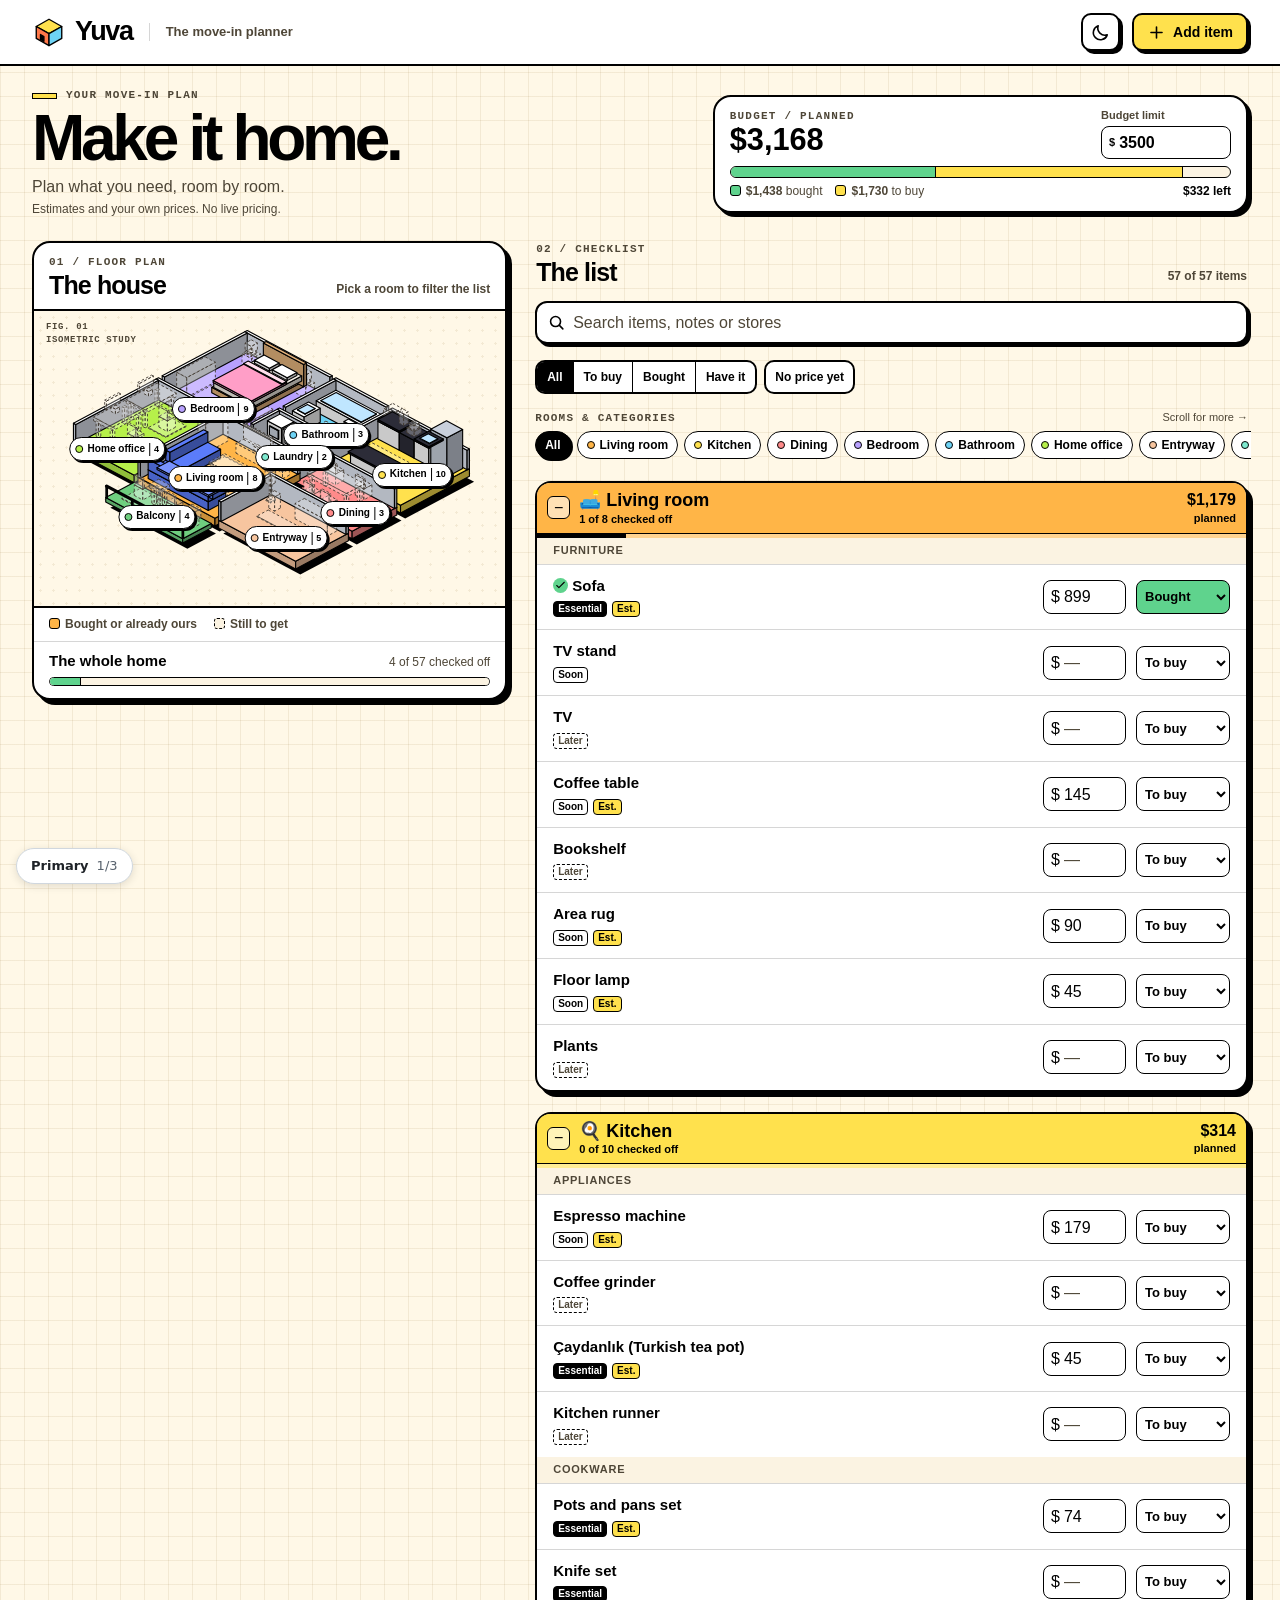
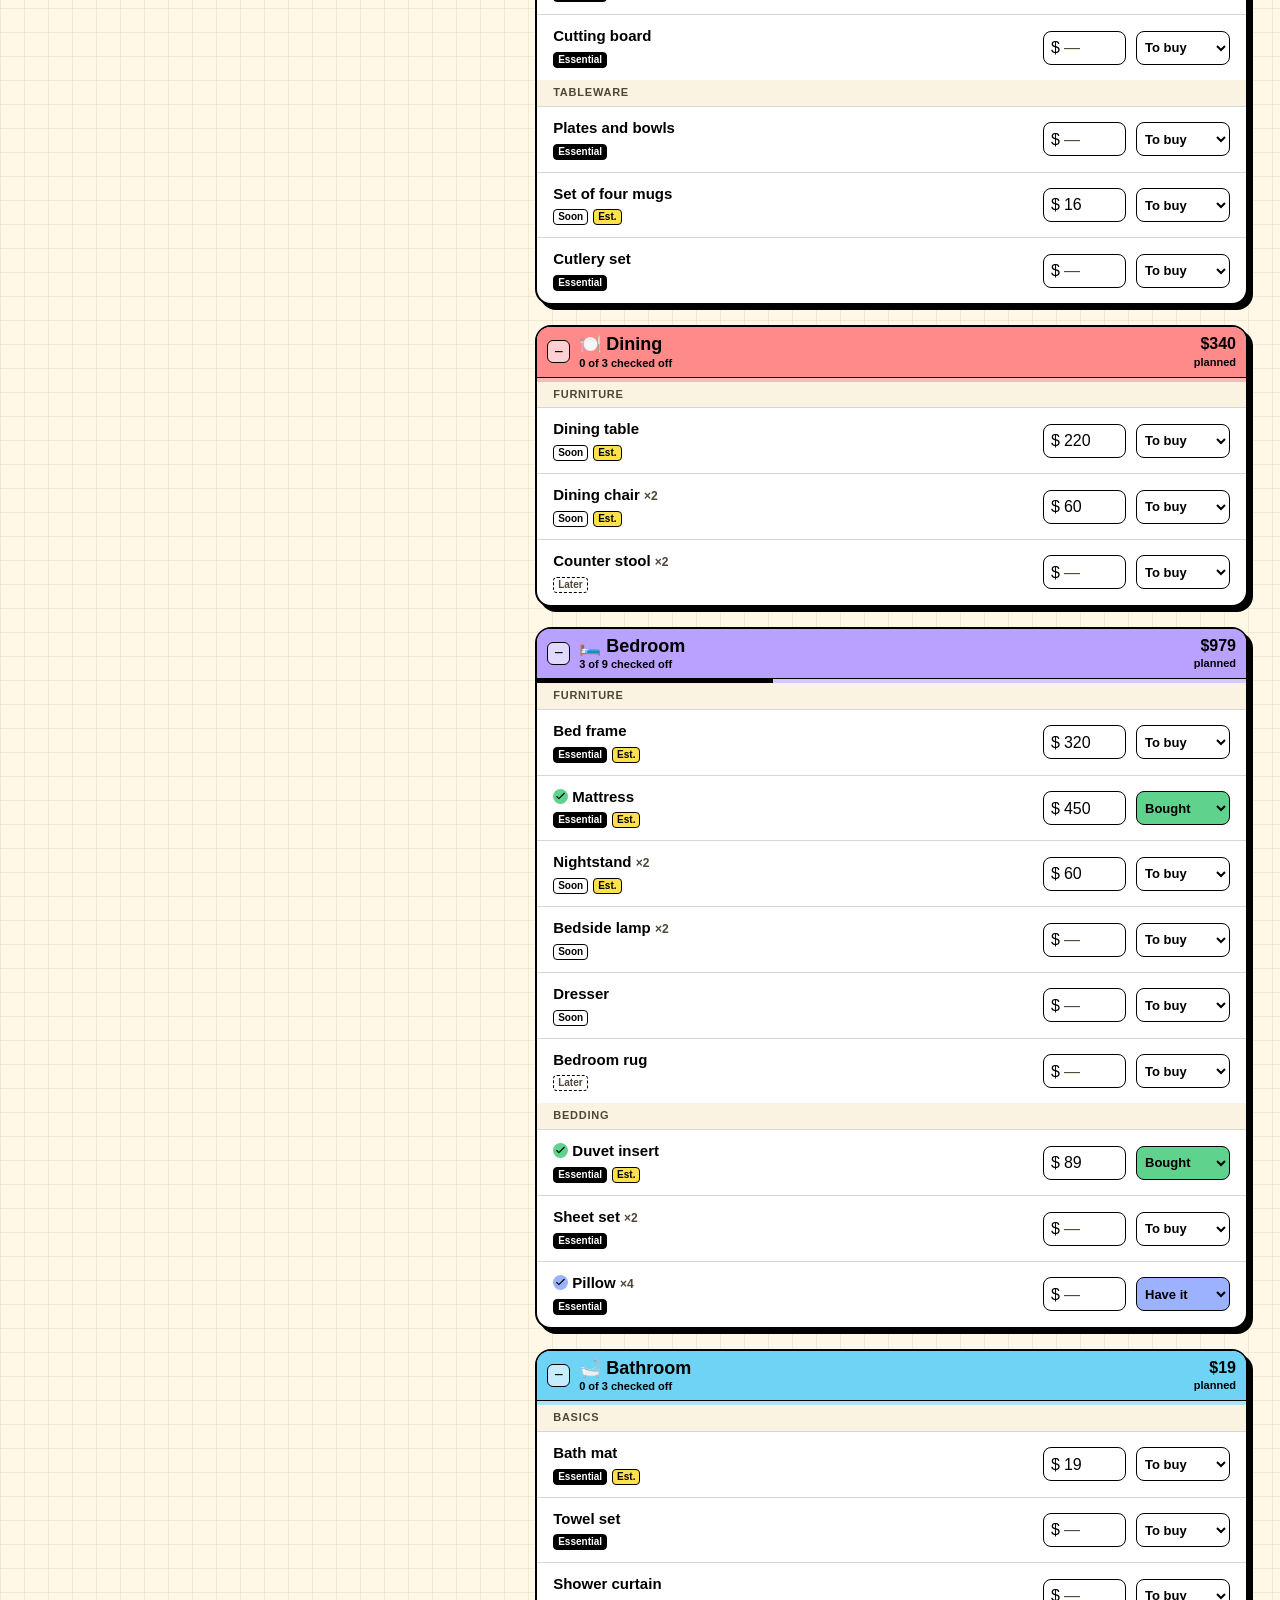
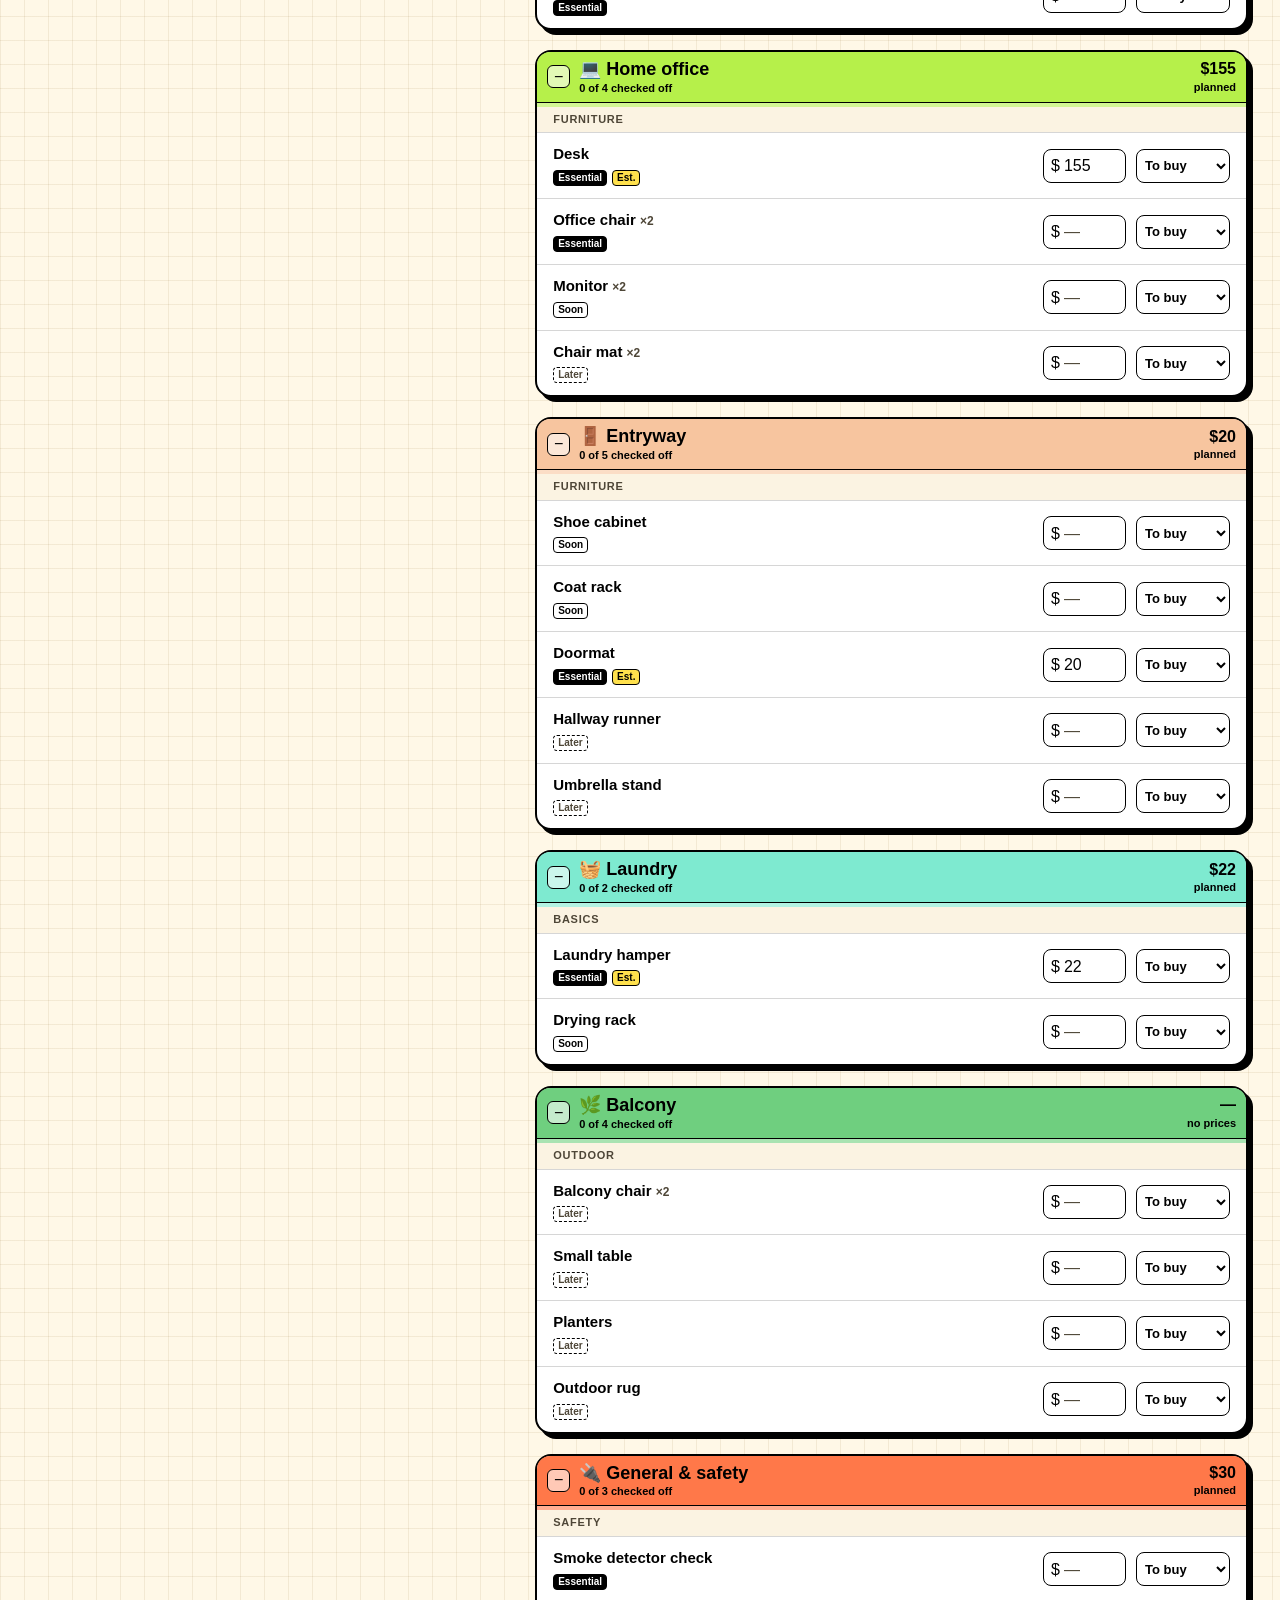
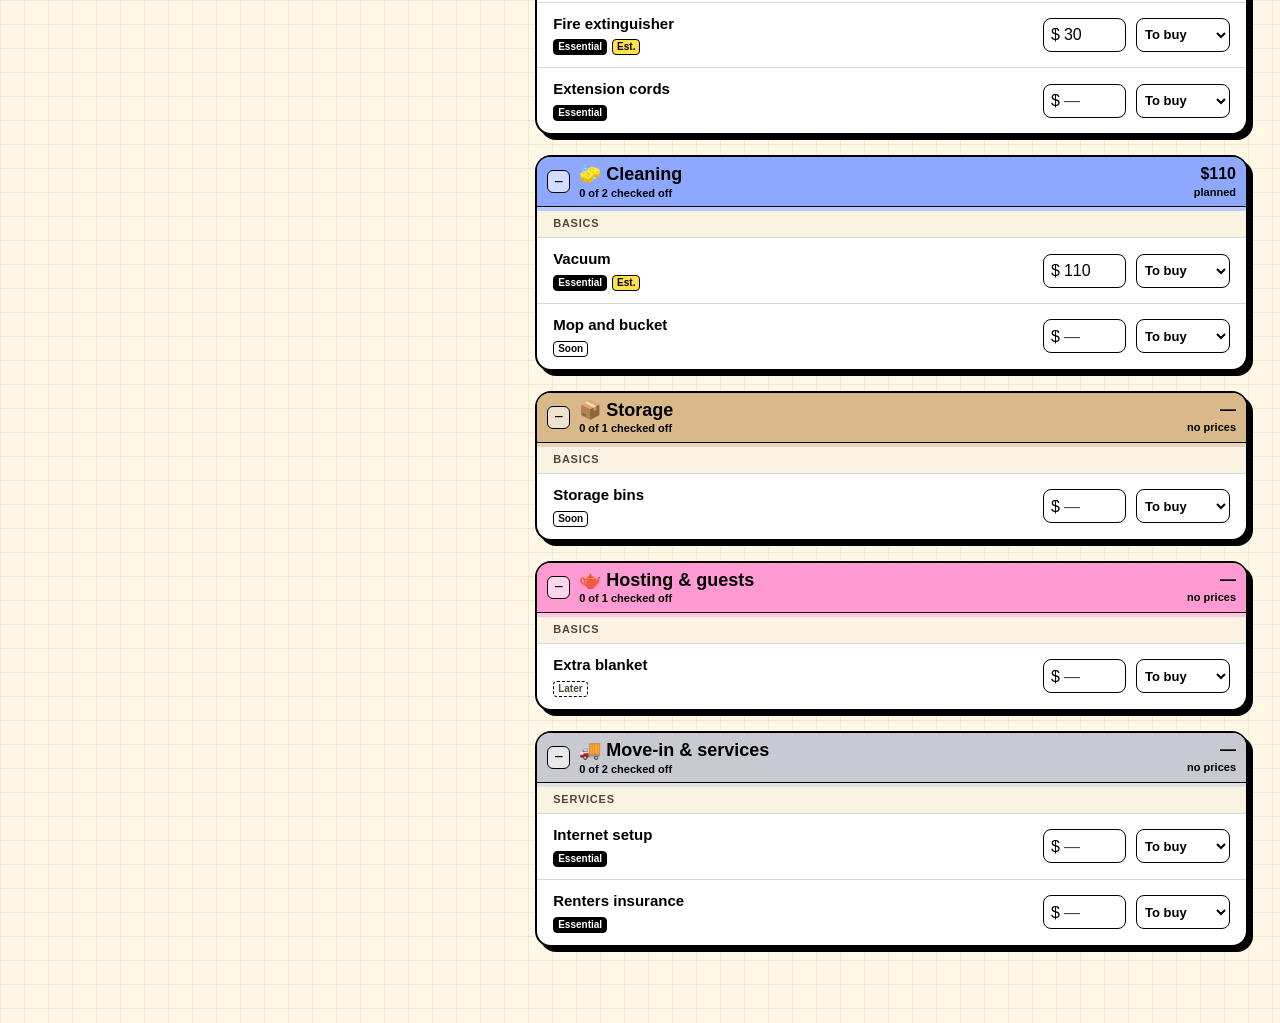
<file: index.html>
<!doctype html>
<html lang="en">
  <head>
    <meta charset="utf-8">
    <meta name="viewport" content="width=device-width, initial-scale=1">
    <meta name="description" content="Yuva is a room-by-room move-in list for your new home.">
    <link rel="icon" type="image/svg+xml" href="./yuva-mark.svg">
    <title>Yuva · Move-in list</title>
  </head>
  <body>
    <div id="yuva"><p role="status">Opening your move-in list…</p></div>
    <noscript>Yuva needs JavaScript to build your move-in list.</noscript>
    <script type="module" src="./lab.js"></script>
  </body>
</html>
</file>
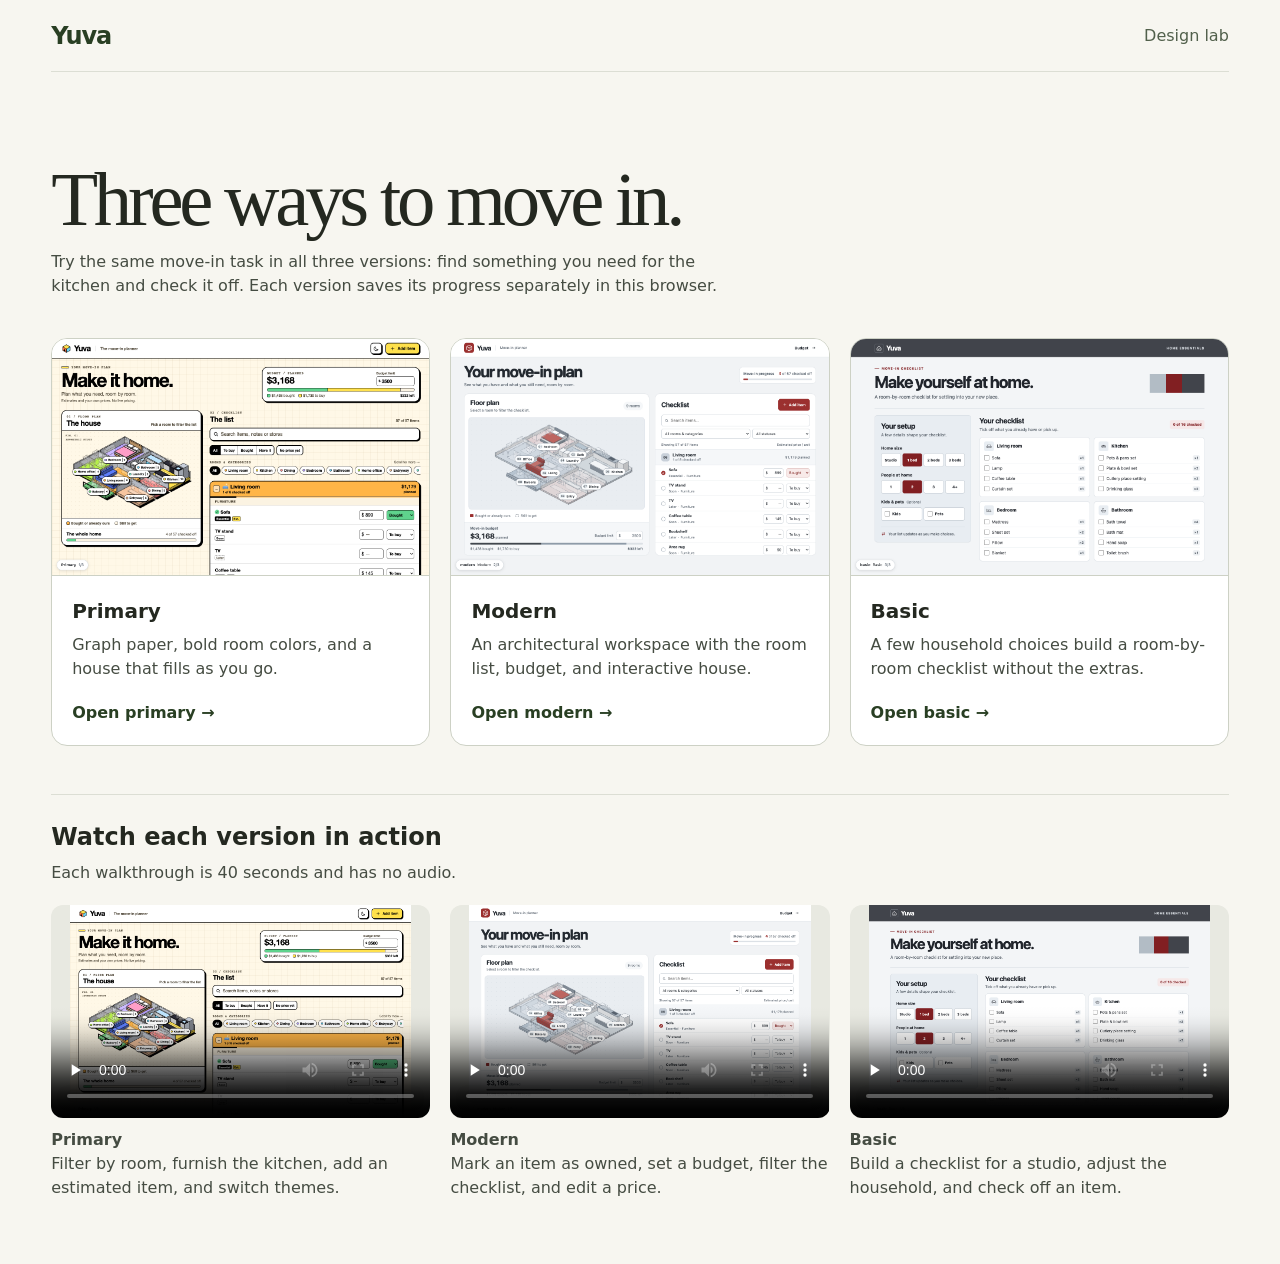
<file: review/index.html>
<!doctype html>
<html lang="en">
  <head>
    <meta charset="utf-8">
    <meta name="viewport" content="width=device-width, initial-scale=1">
    <meta name="description" content="Compare three ways to plan a move with Yuva.">
    <title>Compare designs · Yuva</title>
    <link rel="icon" type="image/svg+xml" href="../yuva-mark.svg">
    <link rel="stylesheet" href="./style.css">
  </head>
  <body>
    <header>
      <a href="../index.html" class="brand">Yuva</a>
      <span>Design lab</span>
    </header>
    <main>
      <div class="intro">
        <h1>Three ways to move in.</h1>
        <p>Try the same move-in task in all three versions: find something you need for the kitchen and check it off. Each version saves its progress separately in this browser.</p>
      </div>
      <div class="versions">
        <article>
          <a href="../index.html?v=primary">
            <img src="./shots/yuva-primary.png" width="1280" height="800" alt="">
            <div class="caption">
              <h2>Primary</h2>
              <p>Graph paper, bold room colors, and a house that fills as you go.</p>
              <span class="action">Open primary <span aria-hidden="true">→</span></span>
            </div>
          </a>
        </article>
        <article>
          <a href="../index.html?v=modern">
            <img src="./shots/yuva-modern.png" width="1280" height="800" alt="">
            <div class="caption">
              <h2>Modern</h2>
              <p>An architectural workspace with the room list, budget, and interactive house.</p>
              <span class="action">Open modern <span aria-hidden="true">→</span></span>
            </div>
          </a>
        </article>
        <article>
          <a href="../index.html?v=basic">
            <img src="./shots/yuva-basic.png" width="1280" height="800" alt="">
            <div class="caption">
              <h2>Basic</h2>
              <p>A few household choices build a room-by-room checklist without the extras.</p>
              <span class="action">Open basic <span aria-hidden="true">→</span></span>
            </div>
          </a>
        </article>
      </div>
      <section class="demos" aria-labelledby="demos-title">
        <h2 id="demos-title">Watch each version in action</h2>
        <p>Each walkthrough is 40 seconds and has no audio.</p>
        <div class="demo-grid">
          <figure>
            <video controls playsinline preload="none" width="1280" height="720" poster="./shots/yuva-primary.png"
              src="./demos/yuva-primary.mp4" aria-label="Primary walkthrough"></video>
            <figcaption><strong>Primary</strong><br>Filter by room, furnish the kitchen, add an estimated item, and switch themes.</figcaption>
          </figure>
          <figure>
            <video controls playsinline preload="none" width="1280" height="720" poster="./shots/yuva-modern.png"
              src="./demos/yuva-modern.mp4" aria-label="Modern walkthrough"></video>
            <figcaption><strong>Modern</strong><br>Mark an item as owned, set a budget, filter the checklist, and edit a price.</figcaption>
          </figure>
          <figure>
            <video controls playsinline preload="none" width="1280" height="720" poster="./shots/yuva-basic.png"
              src="./demos/yuva-basic.mp4" aria-label="Basic walkthrough"></video>
            <figcaption><strong>Basic</strong><br>Build a checklist for a studio, adjust the household, and check off an item.</figcaption>
          </figure>
        </div>
      </section>
    </main>
  </body>
</html>
</file>
<file: review/style.css>
:root {
  color-scheme: light;
  font: 100%/1.5 system-ui, sans-serif;
  color: #242820;
  background: #f7f6f0;
}

* { box-sizing: border-box; }

body {
  max-width: 90rem;
  margin: 0 auto;
  padding: 0 clamp(1rem, 4vw, 4rem) 4rem;
}

header {
  display: flex;
  justify-content: space-between;
  align-items: center;
  min-height: 4.5rem;
  border-bottom: 1px solid #dcded4;
  color: #51604b;
}

.brand {
  color: #293f23;
  font-size: 1.5rem;
  font-weight: 850;
  letter-spacing: -.05em;
  text-decoration: none;
}

.intro { margin-block: clamp(2.5rem, 7vw, 6rem) 2.5rem; }

h1 {
  margin: 0 0 .75rem;
  font: 500 clamp(2.5rem, 6vw, 5rem)/1 Georgia, serif;
  letter-spacing: -.055em;
}

.intro p { max-width: 42rem; margin: 0; color: #454c42; }

.versions {
  display: grid;
  grid-template-columns: repeat(auto-fit, minmax(min(100%, 19rem), 1fr));
  gap: 1.25rem;
}

.versions article { display: flex; }

.versions a {
  display: grid;
  grid-template-rows: auto 1fr;
  width: 100%;
  overflow: hidden;
  border: 1px solid #cdd1c5;
  border-radius: 1rem;
  background: #fff;
  color: inherit;
  text-decoration: none;
}

.versions a:hover { border-color: #51604b; }
.versions a:hover .action { text-decoration: underline; }
a:focus-visible { outline: 3px solid #254d92; outline-offset: 3px; }

.versions img {
  display: block;
  width: 100%;
  height: auto;
  border-bottom: 1px solid #cdd1c5;
  background: #edede5;
}

.caption { display: flex; flex-direction: column; padding: 1.25rem; }
.caption h2 { margin: 0; font-size: 1.25rem; }
.caption p { margin: .4rem 0 1.25rem; color: #454c42; }
.action { margin-top: auto; font-weight: 700; color: #293f23; }

.demos { margin-top: 3rem; padding-top: 1.5rem; border-top: 1px solid #dcded4; }
.demos h2 { margin: 0; font-size: 1.5rem; }
.demos > p { margin: .4rem 0 1.25rem; color: #454c42; }
.demo-grid {
  display: grid;
  grid-template-columns: repeat(auto-fit, minmax(min(100%, 19rem), 1fr));
  gap: 1.25rem;
}
.demo-grid figure { margin: 0; }
.demo-grid video {
  display: block;
  width: 100%;
  height: auto;
  aspect-ratio: 16 / 9;
  border-radius: .75rem;
  background: #e8e9e1;
}
.demo-grid video:focus-visible { outline: 3px solid #254d92; outline-offset: 3px; }
.demo-grid figcaption { margin-top: .6rem; color: #454c42; }
</file>
